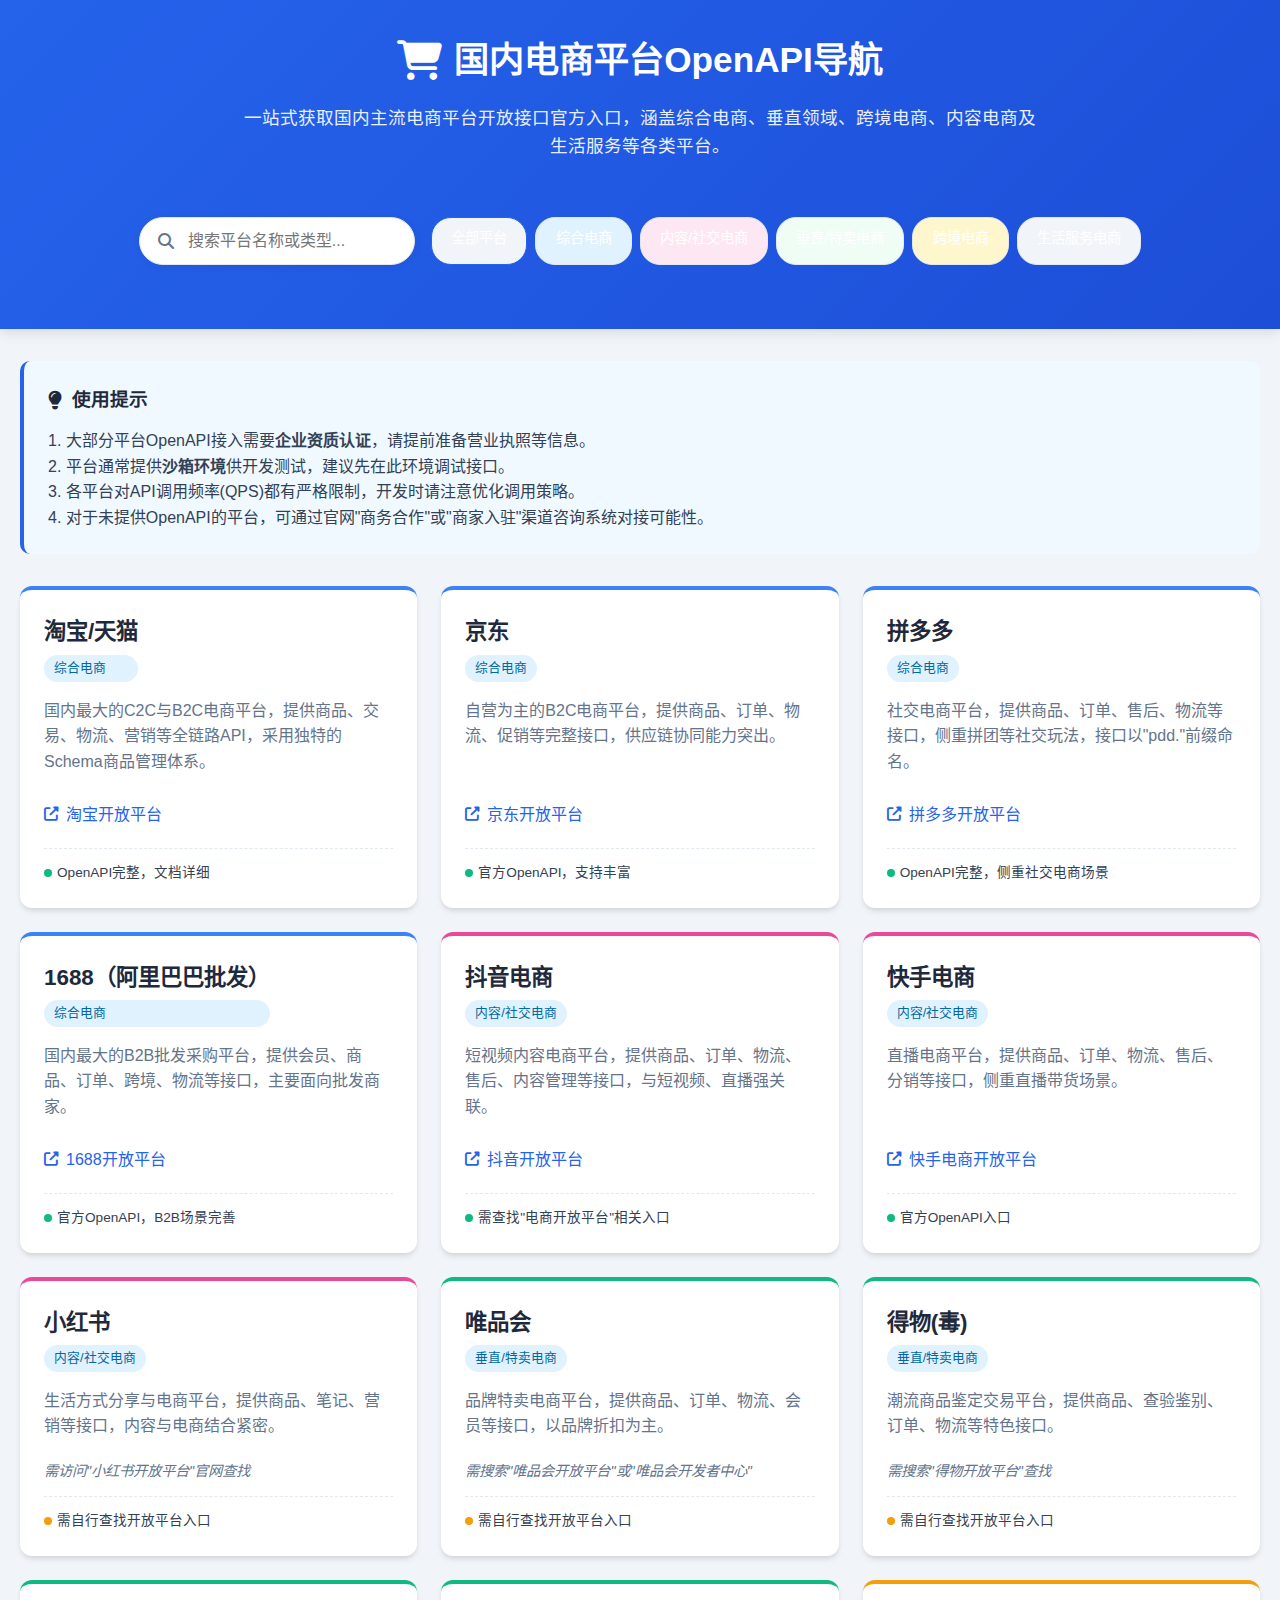
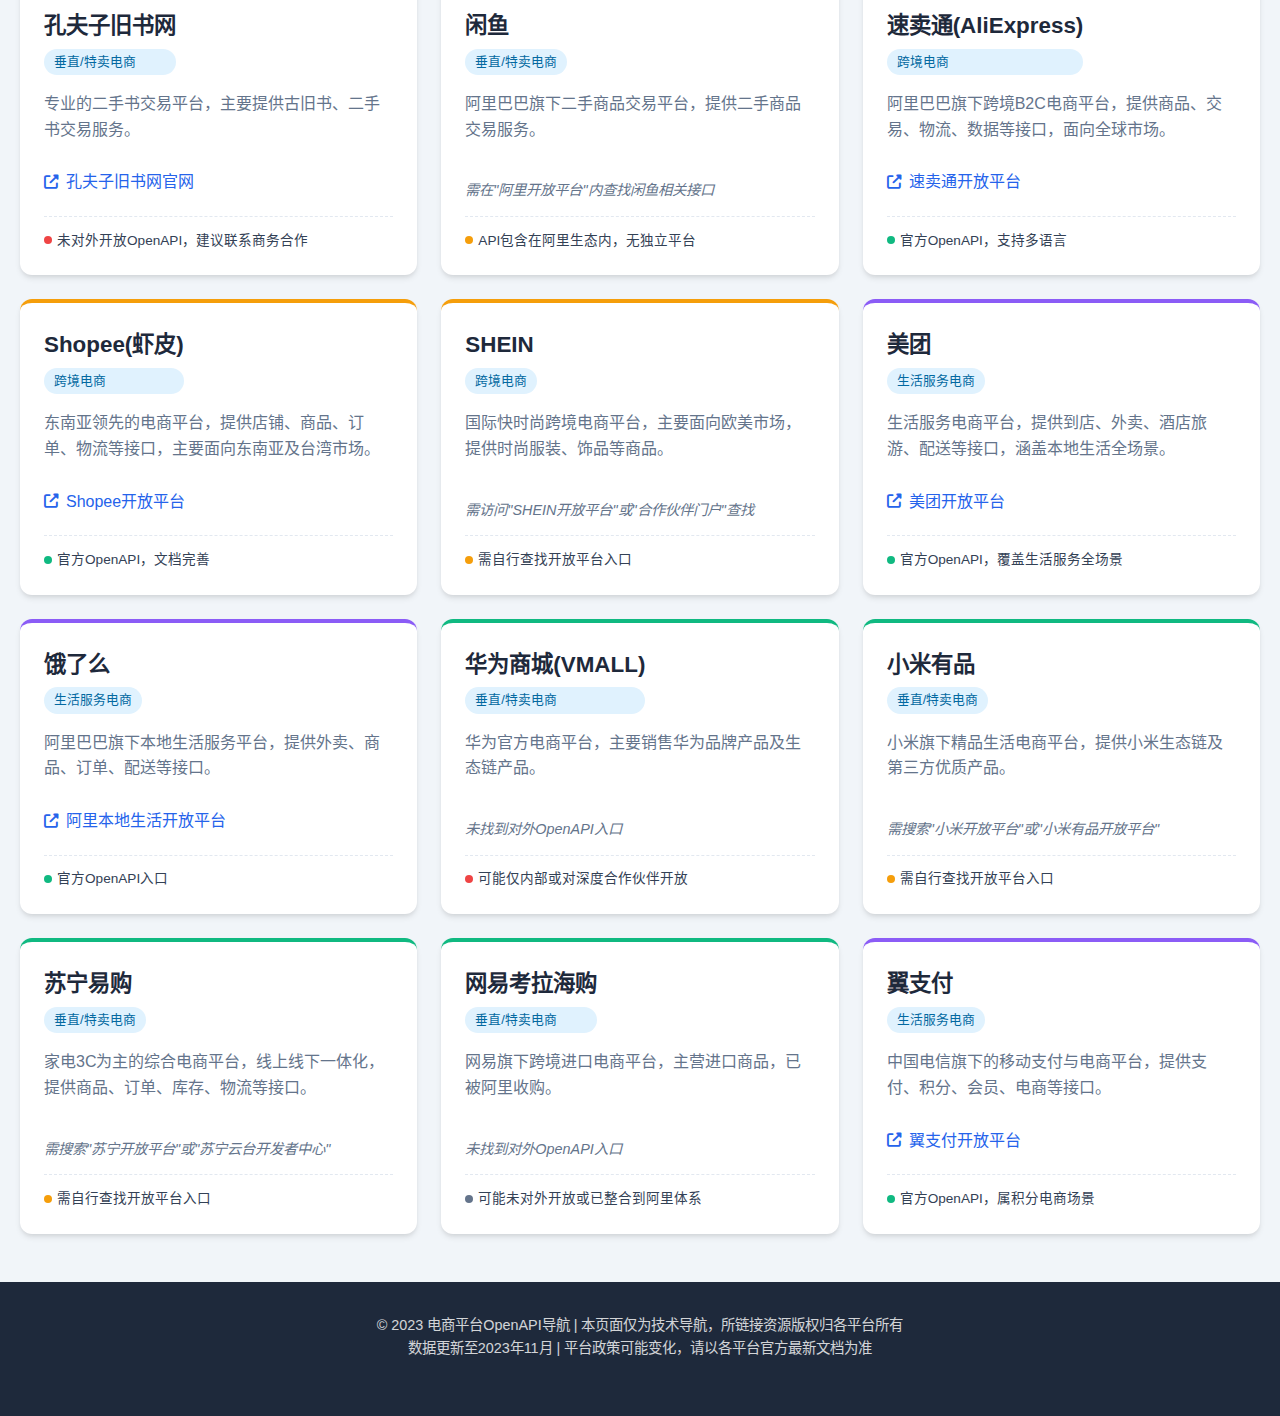
<file: eshope.html>
<!DOCTYPE html>
<html lang="zh-CN">
<head>
    <meta charset="UTF-8">
    <meta name="viewport" content="width=device-width, initial-scale=1.0">
    <title>国内电商平台OpenAPI导航大全</title>
    <link rel="stylesheet" href="https://cdnjs.cloudflare.com/ajax/libs/font-awesome/6.4.0/css/all.min.css">
    <style>
        :root {
            --primary-color: #2563eb;
            --secondary-color: #3b82f6;
            --success-color: #10b981;
            --warning-color: #f59e0b;
            --danger-color: #ef4444;
            --dark-color: #1e293b;
            --light-color: #f8fafc;
            --gray-color: #64748b;
            --border-color: #e2e8f0;
            --card-shadow: 0 4px 6px -1px rgba(0, 0, 0, 0.1), 0 2px 4px -1px rgba(0, 0, 0, 0.06);
            --hover-shadow: 0 10px 15px -3px rgba(0, 0, 0, 0.1), 0 4px 6px -2px rgba(0, 0, 0, 0.05);
        }
        
        * {
            margin: 0;
            padding: 0;
            box-sizing: border-box;
            font-family: 'Segoe UI', 'Microsoft YaHei', sans-serif;
        }
        
        body {
            background-color: #f1f5f9;
            color: #334155;
            line-height: 1.6;
            min-height: 100vh;
        }
        
        .container {
            max-width: 1400px;
            margin: 0 auto;
            padding: 0 20px;
        }
        
        /* 头部样式 */
        header {
            background: linear-gradient(135deg, var(--primary-color), #1d4ed8);
            color: white;
            padding: 2rem 0;
            box-shadow: 0 4px 12px rgba(0, 0, 0, 0.1);
        }
        
        .header-content {
            display: flex;
            flex-direction: column;
            align-items: center;
            text-align: center;
        }
        
        .logo {
            display: flex;
            align-items: center;
            gap: 12px;
            margin-bottom: 1rem;
        }
        
        .logo i {
            font-size: 2.5rem;
        }
        
        .logo h1 {
            font-size: 2.2rem;
            font-weight: 700;
        }
        
        .tagline {
            font-size: 1.1rem;
            opacity: 0.9;
            max-width: 800px;
            margin-bottom: 1.5rem;
        }
        
        /* 搜索与筛选区域 */
        .controls {
            display: flex;
            flex-wrap: wrap;
            gap: 1rem;
            justify-content: center;
            margin: 2rem 0;
        }
        
        .search-box {
            flex-grow: 1;
            max-width: 500px;
            position: relative;
        }
        
        .search-box input {
            width: 100%;
            padding: 0.9rem 1.2rem 0.9rem 3rem;
            border: 1px solid var(--border-color);
            border-radius: 30px;
            font-size: 1rem;
            box-shadow: 0 2px 8px rgba(0, 0, 0, 0.05);
            transition: all 0.3s;
        }
        
        .search-box input:focus {
            outline: none;
            border-color: var(--primary-color);
            box-shadow: 0 4px 12px rgba(37, 99, 235, 0.15);
        }
        
        .search-icon {
            position: absolute;
            left: 1.2rem;
            top: 50%;
            transform: translateY(-50%);
            color: var(--gray-color);
        }
        
        .filter-tabs {
            display: flex;
            flex-wrap: wrap;
            gap: 0.5rem;
            justify-content: center;
        }
        
        .filter-tab {
            padding: 0.6rem 1.2rem;
            background-color: white;
            border: 1px solid var(--border-color);
            border-radius: 20px;
            cursor: pointer;
            transition: all 0.2s;
            font-size: 0.9rem;
            font-weight: 500;
        }
        
        .filter-tab:hover {
            border-color: var(--primary-color);
            color: var(--primary-color);
        }
        
        .filter-tab.active {
            background-color: var(--primary-color);
            color: white;
            border-color: var(--primary-color);
        }
        
        .filter-tab.type-all { background-color: #f1f5f9; }
        .filter-tab.type-comprehensive { background-color: #e0f2fe; }
        .filter-tab.type-content { background-color: #fce7f3; }
        .filter-tab.type-vertical { background-color: #f0fdf4; }
        .filter-tab.type-crossborder { background-color: #fef7cd; }
        .filter-tab.type-service { background-color: #f1f5f9; }
        
        /* 平台卡片区域 */
        .platforms-container {
            display: grid;
            grid-template-columns: repeat(auto-fill, minmax(350px, 1fr));
            gap: 1.5rem;
            margin-bottom: 3rem;
        }
        
        .platform-card {
            background-color: white;
            border-radius: 12px;
            padding: 1.5rem;
            box-shadow: var(--card-shadow);
            transition: all 0.3s ease;
            border-top: 4px solid var(--primary-color);
            display: flex;
            flex-direction: column;
            height: 100%;
        }
        
        .platform-card:hover {
            transform: translateY(-5px);
            box-shadow: var(--hover-shadow);
        }
        
        .platform-card.comprehensive { border-top-color: #3b82f6; }
        .platform-card.content { border-top-color: #ec4899; }
        .platform-card.vertical { border-top-color: #10b981; }
        .platform-card.crossborder { border-top-color: #f59e0b; }
        .platform-card.service { border-top-color: #8b5cf6; }
        
        .platform-header {
            display: flex;
            align-items: flex-start;
            justify-content: space-between;
            margin-bottom: 1rem;
        }
        
        .platform-name {
            font-size: 1.4rem;
            font-weight: 700;
            color: var(--dark-color);
            margin-bottom: 0.3rem;
        }
        
        .platform-type {
            font-size: 0.8rem;
            background-color: #e0f2fe;
            color: #0369a1;
            padding: 3px 10px;
            border-radius: 20px;
            font-weight: 500;
        }
        
        .platform-description {
            color: var(--gray-color);
            margin-bottom: 1.2rem;
            flex-grow: 1;
        }
        
        .platform-links {
            margin-top: auto;
        }
        
        .api-link {
            display: inline-flex;
            align-items: center;
            gap: 8px;
            color: var(--primary-color);
            text-decoration: none;
            font-weight: 500;
            padding: 0.5rem 0;
            transition: all 0.2s;
        }
        
        .api-link:hover {
            color: #1d4ed8;
            gap: 10px;
        }
        
        .api-link i {
            font-size: 0.9rem;
        }
        
        .no-api {
            color: var(--gray-color);
            font-style: italic;
            font-size: 0.9rem;
        }
        
        .platform-status {
            display: flex;
            align-items: center;
            gap: 5px;
            font-size: 0.85rem;
            margin-top: 0.8rem;
            padding-top: 0.8rem;
            border-top: 1px dashed var(--border-color);
        }
        
        .status-icon {
            width: 8px;
            height: 8px;
            border-radius: 50%;
        }
        
        .status-icon.available { background-color: var(--success-color); }
        .status-icon.partial { background-color: var(--warning-color); }
        .status-icon.unknown { background-color: var(--gray-color); }
        .status-icon.none { background-color: var(--danger-color); }
        
        /* 页脚 */
        footer {
            background-color: var(--dark-color);
            color: white;
            padding: 2rem 0;
            margin-top: 3rem;
        }
        
        .footer-content {
            display: flex;
            flex-direction: column;
            align-items: center;
            text-align: center;
        }
        
        .copyright {
            opacity: 0.8;
            font-size: 0.9rem;
            margin-bottom: 1.5rem;
        }
        
        .usage-tips {
            background-color: #f0f9ff;
            border-radius: 10px;
            padding: 1.5rem;
            margin: 2rem 0;
            border-left: 4px solid var(--primary-color);
        }
        
        .usage-tips h3 {
            color: var(--dark-color);
            margin-bottom: 0.8rem;
            display: flex;
            align-items: center;
            gap: 10px;
        }
        
        /* 响应式设计 */
        @media (max-width: 768px) {
            .platforms-container {
                grid-template-columns: repeat(auto-fill, minmax(300px, 1fr));
            }
            
            .controls {
                flex-direction: column;
                align-items: center;
            }
            
            .search-box {
                max-width: 100%;
            }
            
            .logo h1 {
                font-size: 1.8rem;
            }
        }
        
        @media (max-width: 480px) {
            .platforms-container {
                grid-template-columns: 1fr;
            }
            
            .logo h1 {
                font-size: 1.5rem;
            }
        }
    </style>
</head>
<body>
    <header>
        <div class="container">
            <div class="header-content">
                <div class="logo">
                    <i class="fas fa-shopping-cart"></i>
                    <h1>国内电商平台OpenAPI导航</h1>
                </div>
                <p class="tagline">一站式获取国内主流电商平台开放接口官方入口，涵盖综合电商、垂直领域、跨境电商、内容电商及生活服务等各类平台。</p>
                
                <div class="controls">
                    <div class="search-box">
                        <i class="fas fa-search search-icon"></i>
                        <input type="text" id="searchInput" placeholder="搜索平台名称或类型...">
                    </div>
                    
                    <div class="filter-tabs" id="filterTabs">
                        <div class="filter-tab type-all active" data-filter="all">全部平台</div>
                        <div class="filter-tab type-comprehensive" data-filter="comprehensive">综合电商</div>
                        <div class="filter-tab type-content" data-filter="content">内容/社交电商</div>
                        <div class="filter-tab type-vertical" data-filter="vertical">垂直/特卖电商</div>
                        <div class="filter-tab type-crossborder" data-filter="crossborder">跨境电商</div>
                        <div class="filter-tab type-service" data-filter="service">生活服务电商</div>
                    </div>
                </div>
            </div>
        </div>
    </header>
    
    <main class="container">
        <div class="usage-tips">
            <h3><i class="fas fa-lightbulb"></i> 使用提示</h3>
            <p>1. 大部分平台OpenAPI接入需要<strong>企业资质认证</strong>，请提前准备营业执照等信息。</p>
            <p>2. 平台通常提供<strong>沙箱环境</strong>供开发测试，建议先在此环境调试接口。</p>
            <p>3. 各平台对API调用频率(QPS)都有严格限制，开发时请注意优化调用策略。</p>
            <p>4. 对于未提供OpenAPI的平台，可通过官网"商务合作"或"商家入驻"渠道咨询系统对接可能性。</p>
        </div>
        
        <div class="platforms-container" id="platformsContainer">
            <!-- 综合电商平台 -->
            <div class="platform-card comprehensive" data-type="comprehensive" data-name="淘宝/天猫">
                <div class="platform-header">
                    <div>
                        <div class="platform-name">淘宝/天猫</div>
                        <div class="platform-type">综合电商</div>
                    </div>
                </div>
                <p class="platform-description">国内最大的C2C与B2C电商平台，提供商品、交易、物流、营销等全链路API，采用独特的Schema商品管理体系。</p>
                <div class="platform-links">
                    <a href="https://open.taobao.com/doc.htm" target="_blank" class="api-link">
                        <i class="fas fa-external-link-alt"></i> 淘宝开放平台
                    </a>
                </div>
                <div class="platform-status">
                    <span class="status-icon available"></span>
                    <span>OpenAPI完整，文档详细</span>
                </div>
            </div>
            
            <div class="platform-card comprehensive" data-type="comprehensive" data-name="京东">
                <div class="platform-header">
                    <div>
                        <div class="platform-name">京东</div>
                        <div class="platform-type">综合电商</div>
                    </div>
                </div>
                <p class="platform-description">自营为主的B2C电商平台，提供商品、订单、物流、促销等完整接口，供应链协同能力突出。</p>
                <div class="platform-links">
                    <a href="https://open.jd.com/" target="_blank" class="api-link">
                        <i class="fas fa-external-link-alt"></i> 京东开放平台
                    </a>
                </div>
                <div class="platform-status">
                    <span class="status-icon available"></span>
                    <span>官方OpenAPI，支持丰富</span>
                </div>
            </div>
            
            <div class="platform-card comprehensive" data-type="comprehensive" data-name="拼多多">
                <div class="platform-header">
                    <div>
                        <div class="platform-name">拼多多</div>
                        <div class="platform-type">综合电商</div>
                    </div>
                </div>
                <p class="platform-description">社交电商平台，提供商品、订单、售后、物流等接口，侧重拼团等社交玩法，接口以"pdd."前缀命名。</p>
                <div class="platform-links">
                    <a href="https://open.pinduoduo.com/" target="_blank" class="api-link">
                        <i class="fas fa-external-link-alt"></i> 拼多多开放平台
                    </a>
                </div>
                <div class="platform-status">
                    <span class="status-icon available"></span>
                    <span>OpenAPI完整，侧重社交电商场景</span>
                </div>
            </div>
            
            <div class="platform-card comprehensive" data-type="comprehensive" data-name="1688阿里巴巴批发">
                <div class="platform-header">
                    <div>
                        <div class="platform-name">1688（阿里巴巴批发）</div>
                        <div class="platform-type">综合电商</div>
                    </div>
                </div>
                <p class="platform-description">国内最大的B2B批发采购平台，提供会员、商品、订单、跨境、物流等接口，主要面向批发商家。</p>
                <div class="platform-links">
                    <a href="https://open.1688.com/" target="_blank" class="api-link">
                        <i class="fas fa-external-link-alt"></i> 1688开放平台
                    </a>
                </div>
                <div class="platform-status">
                    <span class="status-icon available"></span>
                    <span>官方OpenAPI，B2B场景完善</span>
                </div>
            </div>
            
            <!-- 内容/社交电商 -->
            <div class="platform-card content" data-type="content" data-name="抖音电商">
                <div class="platform-header">
                    <div>
                        <div class="platform-name">抖音电商</div>
                        <div class="platform-type">内容/社交电商</div>
                    </div>
                </div>
                <p class="platform-description">短视频内容电商平台，提供商品、订单、物流、售后、内容管理等接口，与短视频、直播强关联。</p>
                <div class="platform-links">
                    <a href="https://developer.open-douyin.com/" target="_blank" class="api-link">
                        <i class="fas fa-external-link-alt"></i> 抖音开放平台
                    </a>
                </div>
                <div class="platform-status">
                    <span class="status-icon available"></span>
                    <span>需查找"电商开放平台"相关入口</span>
                </div>
            </div>
            
            <div class="platform-card content" data-type="content" data-name="快手电商">
                <div class="platform-header">
                    <div>
                        <div class="platform-name">快手电商</div>
                        <div class="platform-type">内容/社交电商</div>
                    </div>
                </div>
                <p class="platform-description">直播电商平台，提供商品、订单、物流、售后、分销等接口，侧重直播带货场景。</p>
                <div class="platform-links">
                    <a href="https://open.kwaixiaodian.com/" target="_blank" class="api-link">
                        <i class="fas fa-external-link-alt"></i> 快手电商开放平台
                    </a>
                </div>
                <div class="platform-status">
                    <span class="status-icon available"></span>
                    <span>官方OpenAPI入口</span>
                </div>
            </div>
            
            <div class="platform-card content" data-type="content" data-name="小红书">
                <div class="platform-header">
                    <div>
                        <div class="platform-name">小红书</div>
                        <div class="platform-type">内容/社交电商</div>
                    </div>
                </div>
                <p class="platform-description">生活方式分享与电商平台，提供商品、笔记、营销等接口，内容与电商结合紧密。</p>
                <div class="platform-links">
                    <span class="no-api">需访问"小红书开放平台"官网查找</span>
                </div>
                <div class="platform-status">
                    <span class="status-icon partial"></span>
                    <span>需自行查找开放平台入口</span>
                </div>
            </div>
            
            <!-- 垂直/特卖电商 -->
            <div class="platform-card vertical" data-type="vertical" data-name="唯品会">
                <div class="platform-header">
                    <div>
                        <div class="platform-name">唯品会</div>
                        <div class="platform-type">垂直/特卖电商</div>
                    </div>
                </div>
                <p class="platform-description">品牌特卖电商平台，提供商品、订单、物流、会员等接口，以品牌折扣为主。</p>
                <div class="platform-links">
                    <span class="no-api">需搜索"唯品会开放平台"或"唯品会开发者中心"</span>
                </div>
                <div class="platform-status">
                    <span class="status-icon partial"></span>
                    <span>需自行查找开放平台入口</span>
                </div>
            </div>
            
            <div class="platform-card vertical" data-type="vertical" data-name="得物(毒)">
                <div class="platform-header">
                    <div>
                        <div class="platform-name">得物(毒)</div>
                        <div class="platform-type">垂直/特卖电商</div>
                    </div>
                </div>
                <p class="platform-description">潮流商品鉴定交易平台，提供商品、查验鉴别、订单、物流等特色接口。</p>
                <div class="platform-links">
                    <span class="no-api">需搜索"得物开放平台"查找</span>
                </div>
                <div class="platform-status">
                    <span class="status-icon partial"></span>
                    <span>需自行查找开放平台入口</span>
                </div>
            </div>
            
            <div class="platform-card vertical" data-type="vertical" data-name="孔夫子旧书网">
                <div class="platform-header">
                    <div>
                        <div class="platform-name">孔夫子旧书网</div>
                        <div class="platform-type">垂直/特卖电商</div>
                    </div>
                </div>
                <p class="platform-description">专业的二手书交易平台，主要提供古旧书、二手书交易服务。</p>
                <div class="platform-links">
                    <a href="https://www.kongfz.com" target="_blank" class="api-link">
                        <i class="fas fa-external-link-alt"></i> 孔夫子旧书网官网
                    </a>
                </div>
                <div class="platform-status">
                    <span class="status-icon none"></span>
                    <span>未对外开放OpenAPI，建议联系商务合作</span>
                </div>
            </div>
            
            <div class="platform-card vertical" data-type="vertical" data-name="闲鱼">
                <div class="platform-header">
                    <div>
                        <div class="platform-name">闲鱼</div>
                        <div class="platform-type">垂直/特卖电商</div>
                    </div>
                </div>
                <p class="platform-description">阿里巴巴旗下二手商品交易平台，提供二手商品交易服务。</p>
                <div class="platform-links">
                    <span class="no-api">需在"阿里开放平台"内查找闲鱼相关接口</span>
                </div>
                <div class="platform-status">
                    <span class="status-icon partial"></span>
                    <span>API包含在阿里生态内，无独立平台</span>
                </div>
            </div>
            
            <!-- 跨境电商 -->
            <div class="platform-card crossborder" data-type="crossborder" data-name="速卖通(AliExpress)">
                <div class="platform-header">
                    <div>
                        <div class="platform-name">速卖通(AliExpress)</div>
                        <div class="platform-type">跨境电商</div>
                    </div>
                </div>
                <p class="platform-description">阿里巴巴旗下跨境B2C电商平台，提供商品、交易、物流、数据等接口，面向全球市场。</p>
                <div class="platform-links">
                    <a href="https://develop.aliexpress.com/" target="_blank" class="api-link">
                        <i class="fas fa-external-link-alt"></i> 速卖通开放平台
                    </a>
                </div>
                <div class="platform-status">
                    <span class="status-icon available"></span>
                    <span>官方OpenAPI，支持多语言</span>
                </div>
            </div>
            
            <div class="platform-card crossborder" data-type="crossborder" data-name="Shopee(虾皮)">
                <div class="platform-header">
                    <div>
                        <div class="platform-name">Shopee(虾皮)</div>
                        <div class="platform-type">跨境电商</div>
                    </div>
                </div>
                <p class="platform-description">东南亚领先的电商平台，提供店铺、商品、订单、物流等接口，主要面向东南亚及台湾市场。</p>
                <div class="platform-links">
                    <a href="https://open.shopee.com/" target="_blank" class="api-link">
                        <i class="fas fa-external-link-alt"></i> Shopee开放平台
                    </a>
                </div>
                <div class="platform-status">
                    <span class="status-icon available"></span>
                    <span>官方OpenAPI，文档完善</span>
                </div>
            </div>
            
            <div class="platform-card crossborder" data-type="crossborder" data-name="SHEIN">
                <div class="platform-header">
                    <div>
                        <div class="platform-name">SHEIN</div>
                        <div class="platform-type">跨境电商</div>
                    </div>
                </div>
                <p class="platform-description">国际快时尚跨境电商平台，主要面向欧美市场，提供时尚服装、饰品等商品。</p>
                <div class="platform-links">
                    <span class="no-api">需访问"SHEIN开放平台"或"合作伙伴门户"查找</span>
                </div>
                <div class="platform-status">
                    <span class="status-icon partial"></span>
                    <span>需自行查找开放平台入口</span>
                </div>
            </div>
            
            <!-- 生活服务电商 -->
            <div class="platform-card service" data-type="service" data-name="美团">
                <div class="platform-header">
                    <div>
                        <div class="platform-name">美团</div>
                        <div class="platform-type">生活服务电商</div>
                    </div>
                </div>
                <p class="platform-description">生活服务电商平台，提供到店、外卖、酒店旅游、配送等接口，涵盖本地生活全场景。</p>
                <div class="platform-links">
                    <a href="https://open.meituan.com/" target="_blank" class="api-link">
                        <i class="fas fa-external-link-alt"></i> 美团开放平台
                    </a>
                </div>
                <div class="platform-status">
                    <span class="status-icon available"></span>
                    <span>官方OpenAPI，覆盖生活服务全场景</span>
                </div>
            </div>
            
            <div class="platform-card service" data-type="service" data-name="饿了么">
                <div class="platform-header">
                    <div>
                        <div class="platform-name">饿了么</div>
                        <div class="platform-type">生活服务电商</div>
                    </div>
                </div>
                <p class="platform-description">阿里巴巴旗下本地生活服务平台，提供外卖、商品、订单、配送等接口。</p>
                <div class="platform-links">
                    <a href="https://open.alipay.com/platform/home.htm" target="_blank" class="api-link">
                        <i class="fas fa-external-link-alt"></i> 阿里本地生活开放平台
                    </a>
                </div>
                <div class="platform-status">
                    <span class="status-icon available"></span>
                    <span>官方OpenAPI入口</span>
                </div>
            </div>
            
            <!-- 其他平台 -->
            <div class="platform-card vertical" data-type="vertical" data-name="华为商城(VMALL)">
                <div class="platform-header">
                    <div>
                        <div class="platform-name">华为商城(VMALL)</div>
                        <div class="platform-type">垂直/特卖电商</div>
                    </div>
                </div>
                <p class="platform-description">华为官方电商平台，主要销售华为品牌产品及生态链产品。</p>
                <div class="platform-links">
                    <span class="no-api">未找到对外OpenAPI入口</span>
                </div>
                <div class="platform-status">
                    <span class="status-icon none"></span>
                    <span>可能仅内部或对深度合作伙伴开放</span>
                </div>
            </div>
            
            <div class="platform-card vertical" data-type="vertical" data-name="小米有品">
                <div class="platform-header">
                    <div>
                        <div class="platform-name">小米有品</div>
                        <div class="platform-type">垂直/特卖电商</div>
                    </div>
                </div>
                <p class="platform-description">小米旗下精品生活电商平台，提供小米生态链及第三方优质产品。</p>
                <div class="platform-links">
                    <span class="no-api">需搜索"小米开放平台"或"小米有品开放平台"</span>
                </div>
                <div class="platform-status">
                    <span class="status-icon partial"></span>
                    <span>需自行查找开放平台入口</span>
                </div>
            </div>
            
            <div class="platform-card vertical" data-type="vertical" data-name="苏宁易购">
                <div class="platform-header">
                    <div>
                        <div class="platform-name">苏宁易购</div>
                        <div class="platform-type">垂直/特卖电商</div>
                    </div>
                </div>
                <p class="platform-description">家电3C为主的综合电商平台，线上线下一体化，提供商品、订单、库存、物流等接口。</p>
                <div class="platform-links">
                    <span class="no-api">需搜索"苏宁开放平台"或"苏宁云台开发者中心"</span>
                </div>
                <div class="platform-status">
                    <span class="status-icon partial"></span>
                    <span>需自行查找开放平台入口</span>
                </div>
            </div>
            
            <div class="platform-card vertical" data-type="vertical" data-name="网易考拉海购">
                <div class="platform-header">
                    <div>
                        <div class="platform-name">网易考拉海购</div>
                        <div class="platform-type">垂直/特卖电商</div>
                    </div>
                </div>
                <p class="platform-description">网易旗下跨境进口电商平台，主营进口商品，已被阿里收购。</p>
                <div class="platform-links">
                    <span class="no-api">未找到对外OpenAPI入口</span>
                </div>
                <div class="platform-status">
                    <span class="status-icon unknown"></span>
                    <span>可能未对外开放或已整合到阿里体系</span>
                </div>
            </div>
            
            <div class="platform-card service" data-type="service" data-name="翼支付">
                <div class="platform-header">
                    <div>
                        <div class="platform-name">翼支付</div>
                        <div class="platform-type">生活服务电商</div>
                    </div>
                </div>
                <p class="platform-description">中国电信旗下的移动支付与电商平台，提供支付、积分、会员、电商等接口。</p>
                <div class="platform-links">
                    <a href="https://open.bestpay.com.cn/" target="_blank" class="api-link">
                        <i class="fas fa-external-link-alt"></i> 翼支付开放平台
                    </a>
                </div>
                <div class="platform-status">
                    <span class="status-icon available"></span>
                    <span>官方OpenAPI，属积分电商场景</span>
                </div>
            </div>
        </div>
    </main>
    
    <footer>
        <div class="container">
            <div class="footer-content">
                <div class="copyright">
                    <p>&copy; 2023 电商平台OpenAPI导航 | 本页面仅为技术导航，所链接资源版权归各平台所有</p>
                    <p>数据更新至2023年11月 | 平台政策可能变化，请以各平台官方最新文档为准</p>
                </div>
            </div>
        </div>
    </footer>

    <script>
        document.addEventListener('DOMContentLoaded', function() {
            const searchInput = document.getElementById('searchInput');
            const filterTabs = document.querySelectorAll('.filter-tab');
            const platformCards = document.querySelectorAll('.platform-card');
            
            // 搜索功能
            searchInput.addEventListener('input', function() {
                const searchTerm = this.value.toLowerCase().trim();
                filterPlatforms(searchTerm);
            });
            
            // 筛选标签功能
            filterTabs.forEach(tab => {
                tab.addEventListener('click', function() {
                    // 移除所有active类
                    filterTabs.forEach(t => t.classList.remove('active'));
                    // 给当前点击的标签添加active类
                    this.classList.add('active');
                    
                    const filter = this.getAttribute('data-filter');
                    filterPlatforms(searchInput.value.toLowerCase().trim(), filter);
                });
            });
            
            function filterPlatforms(searchTerm = '', filterType = 'all') {
                platformCards.forEach(card => {
                    const cardName = card.getAttribute('data-name').toLowerCase();
                    const cardType = card.getAttribute('data-type');
                    
                    let matchesSearch = true;
                    let matchesFilter = true;
                    
                    // 检查是否匹配搜索词
                    if (searchTerm) {
                        matchesSearch = cardName.includes(searchTerm);
                    }
                    
                    // 检查是否匹配筛选类型
                    if (filterType !== 'all') {
                        matchesFilter = cardType === filterType;
                    }
                    
                    // 显示或隐藏卡片
                    if (matchesSearch && matchesFilter) {
                        card.style.display = 'flex';
                        // 添加淡入动画
                        card.style.animation = 'fadeIn 0.5s ease forwards';
                    } else {
                        card.style.display = 'none';
                    }
                });
                
                // 如果没有匹配结果，显示提示
                const visibleCards = document.querySelectorAll('.platform-card[style*="display: flex"]');
                if (visibleCards.length === 0) {
                    // 可以在这里添加"无结果"提示
                }
            }
            
            // 为所有外部链接添加target="_blank"
            document.querySelectorAll('a[href^="http"]').forEach(link => {
                link.setAttribute('target', '_blank');
                link.setAttribute('rel', 'noopener noreferrer');
            });
            
            // 添加淡入动画
            const style = document.createElement('style');
            style.textContent = `
                @keyframes fadeIn {
                    from { opacity: 0; transform: translateY(10px); }
                    to { opacity: 1; transform: translateY(0); }
                }
            `;
            document.head.appendChild(style);
        });
    </script>
</body>
</html>
</file>
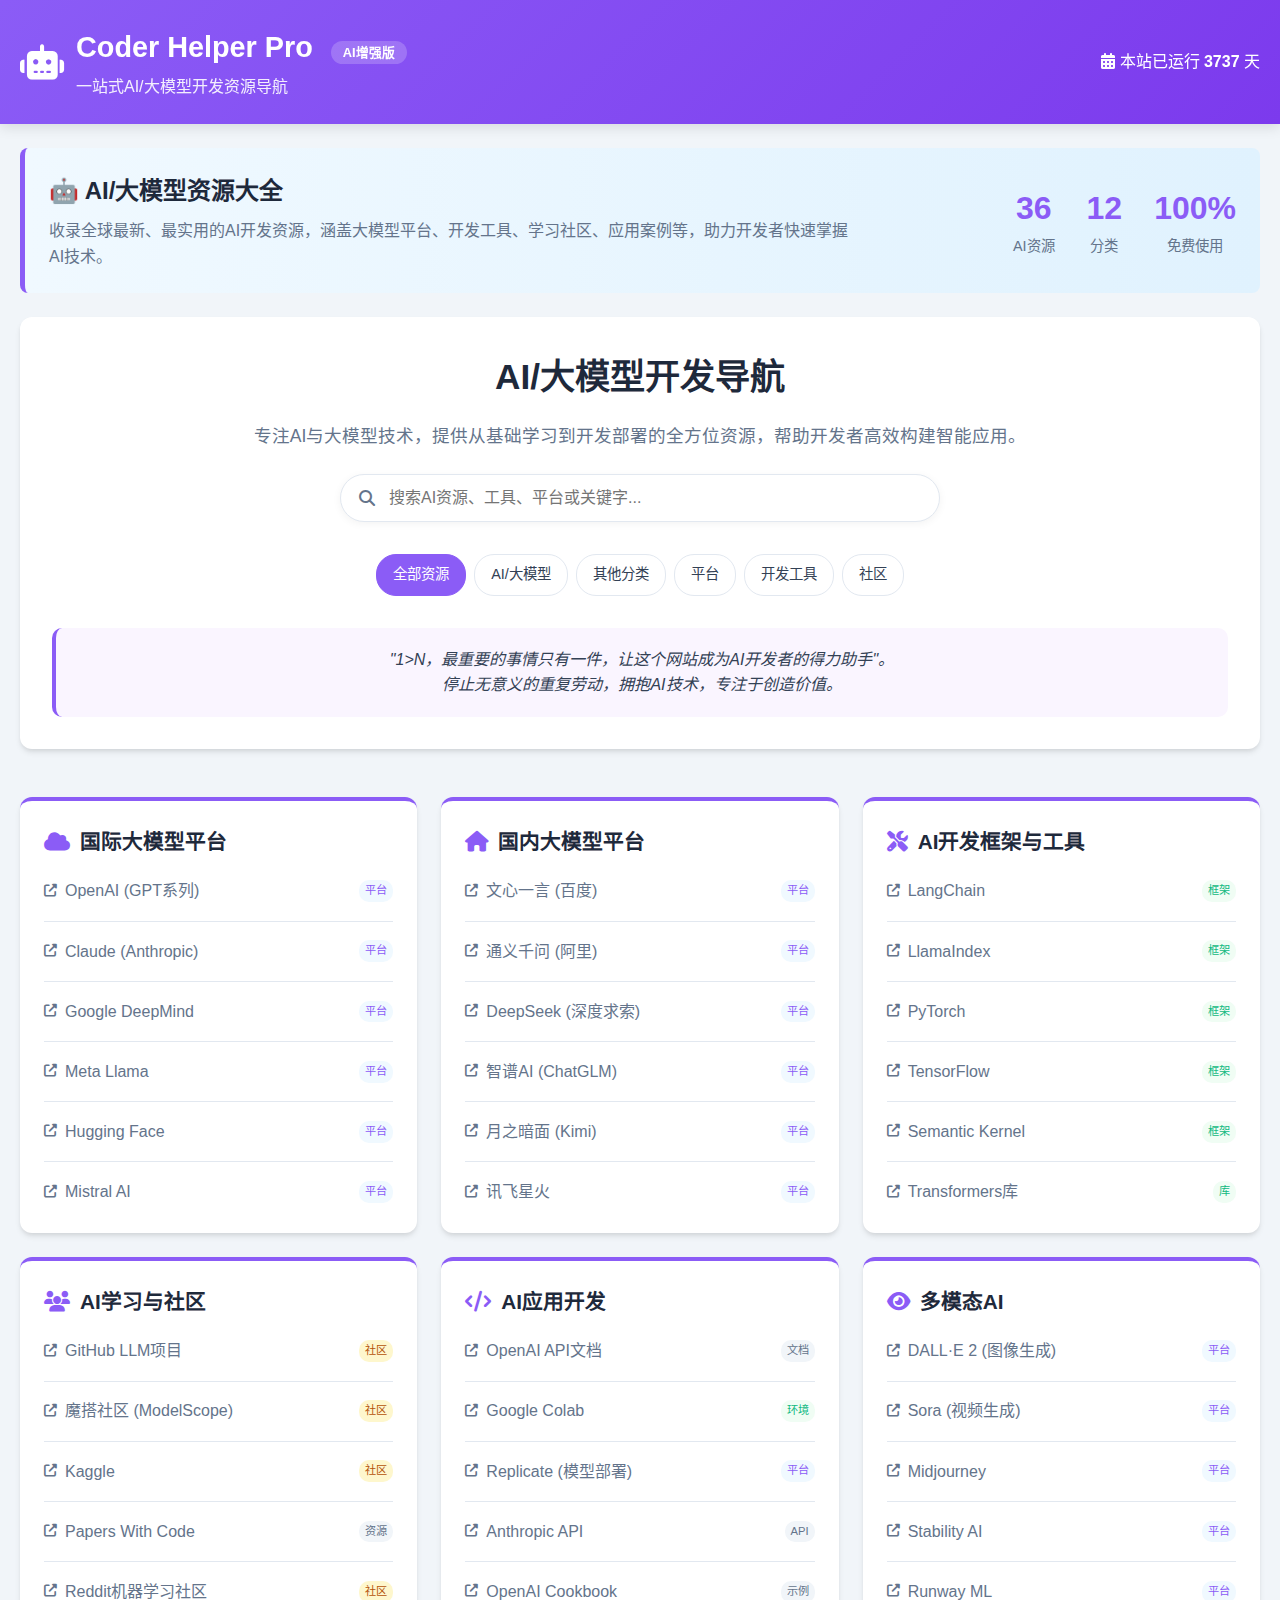
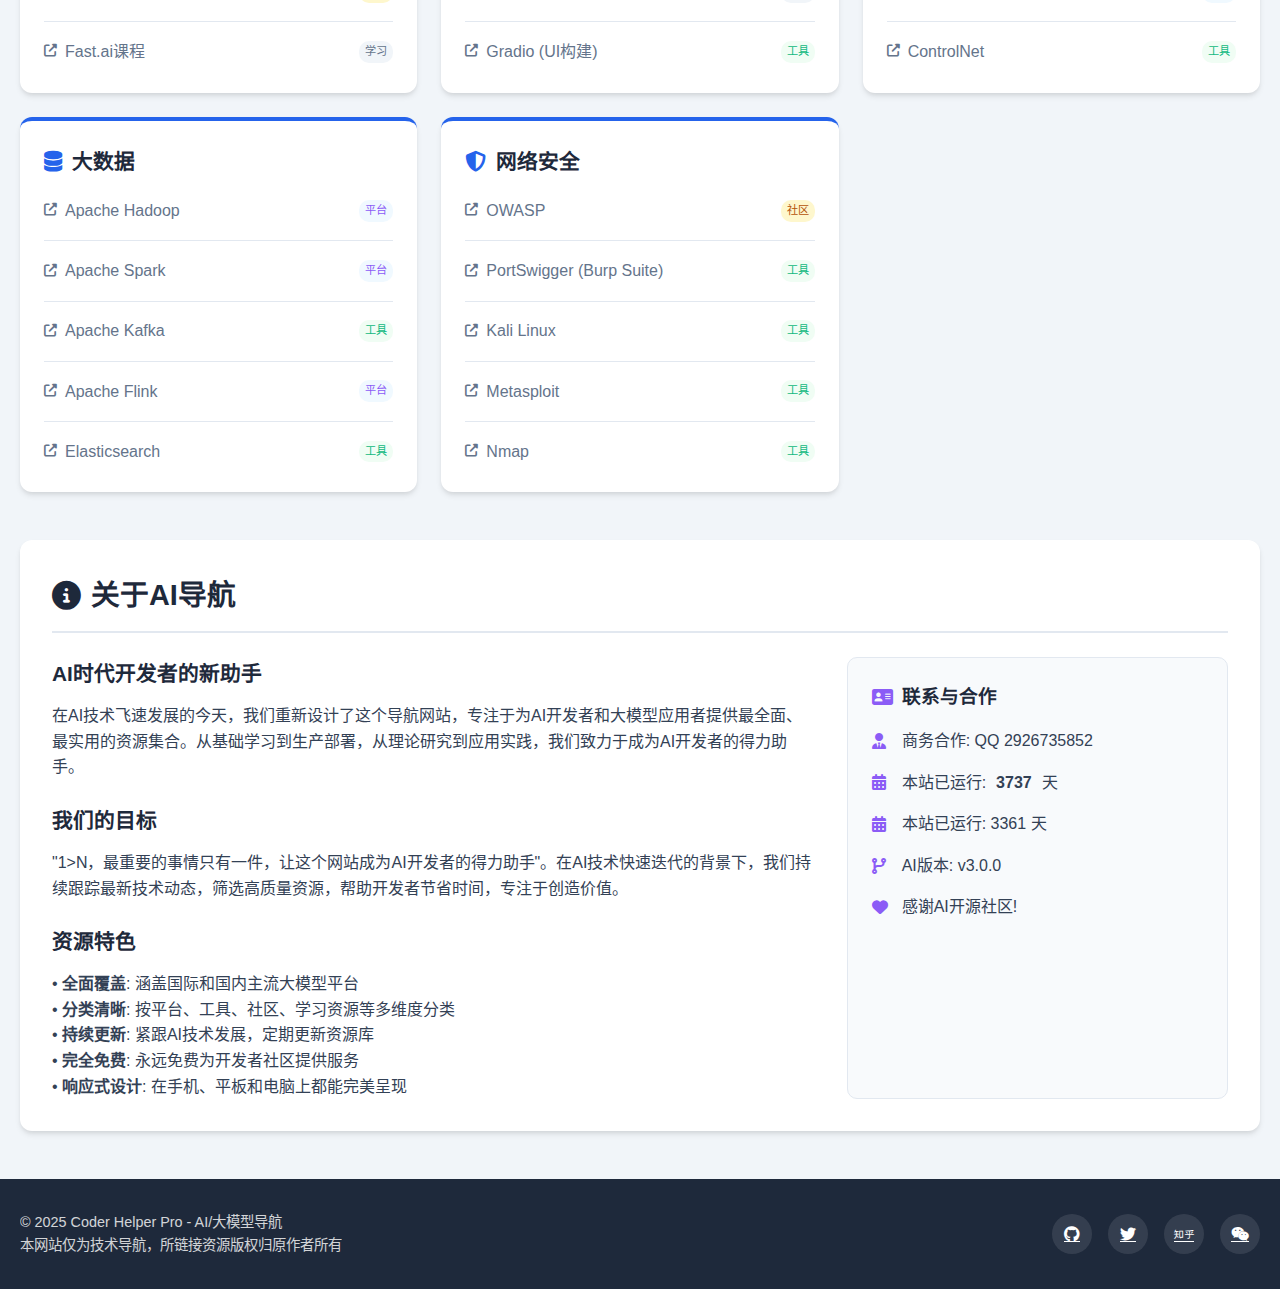
<file: llm.html>
<!DOCTYPE html>
<html lang="zh-CN">
<head>
    <meta charset="UTF-8">
    <meta name="viewport" content="width=device-width, initial-scale=1.0">
    <title>Coder Helper Pro | AI/大模型导航</title>
    <link rel="stylesheet" href="https://cdnjs.cloudflare.com/ajax/libs/font-awesome/6.4.0/css/all.min.css">
    <style>
        :root {
            --primary-color: #2563eb;
            --secondary-color: #3b82f6;
            --ai-color: #8b5cf6;
            --dark-color: #1e293b;
            --light-color: #f8fafc;
            --gray-color: #64748b;
            --border-color: #e2e8f0;
            --success-color: #10b981;
            --warning-color: #f59e0b;
            --card-shadow: 0 4px 6px -1px rgba(0, 0, 0, 0.1), 0 2px 4px -1px rgba(0, 0, 0, 0.06);
            --hover-shadow: 0 10px 15px -3px rgba(0, 0, 0, 0.1), 0 4px 6px -2px rgba(0, 0, 0, 0.05);
        }
        
        * {
            margin: 0;
            padding: 0;
            box-sizing: border-box;
            font-family: 'Segoe UI', 'Microsoft YaHei', sans-serif;
        }
        
        body {
            background-color: #f1f5f9;
            color: #334155;
            line-height: 1.6;
            min-height: 100vh;
        }
        
        .container {
            max-width: 1400px;
            margin: 0 auto;
            padding: 0 20px;
        }
        
        /* 头部样式 */
        header {
            background: linear-gradient(135deg, var(--ai-color), #7c3aed);
            color: white;
            padding: 1.5rem 0;
            box-shadow: 0 4px 12px rgba(0, 0, 0, 0.1);
            position: sticky;
            top: 0;
            z-index: 100;
        }
        
        .header-content {
            display: flex;
            justify-content: space-between;
            align-items: center;
        }
        
        .logo {
            display: flex;
            align-items: center;
            gap: 12px;
        }
        
        .logo i {
            font-size: 2.2rem;
        }
        
        .logo h1 {
            font-size: 1.8rem;
            font-weight: 700;
        }
        
        .tagline {
            font-size: 1rem;
            opacity: 0.9;
            margin-top: 4px;
        }
        
        .ai-badge {
            background-color: rgba(255, 255, 255, 0.2);
            padding: 4px 12px;
            border-radius: 20px;
            font-size: 0.8rem;
            margin-left: 10px;
        }
        
        /* AI专题横幅 */
        .ai-banner {
            background: linear-gradient(90deg, #f0f9ff, #e0f2fe);
            border-left: 5px solid var(--ai-color);
            padding: 1.5rem;
            margin: 1.5rem 0;
            border-radius: 8px;
            display: flex;
            align-items: center;
            justify-content: space-between;
        }
        
        .ai-banner-content h3 {
            color: var(--dark-color);
            font-size: 1.5rem;
            margin-bottom: 0.5rem;
        }
        
        .ai-banner-content p {
            color: var(--gray-color);
            max-width: 800px;
        }
        
        .ai-stats {
            display: flex;
            gap: 2rem;
        }
        
        .stat-item {
            text-align: center;
        }
        
        .stat-value {
            font-size: 2rem;
            font-weight: bold;
            color: var(--ai-color);
        }
        
        .stat-label {
            font-size: 0.9rem;
            color: var(--gray-color);
        }
        
        /* 主要内容区域 */
        main {
            padding: 2.5rem 0;
        }
        
        .hero {
            text-align: center;
            margin-bottom: 3rem;
            padding: 2rem;
            background-color: white;
            border-radius: 12px;
            box-shadow: var(--card-shadow);
        }
        
        .hero h2 {
            color: var(--dark-color);
            font-size: 2.2rem;
            margin-bottom: 1rem;
        }
        
        .hero p {
            color: var(--gray-color);
            font-size: 1.1rem;
            max-width: 800px;
            margin: 0 auto 1.5rem;
        }
        
        .philosophy {
            background-color: #faf5ff;
            padding: 1.2rem;
            border-radius: 10px;
            border-left: 4px solid var(--ai-color);
            margin-top: 1.5rem;
            font-style: italic;
        }
        
        /* 导航分类 */
        .categories {
            display: grid;
            grid-template-columns: repeat(auto-fill, minmax(300px, 1fr));
            gap: 1.5rem;
            margin-bottom: 3rem;
        }
        
        .category-card {
            background-color: white;
            border-radius: 12px;
            padding: 1.5rem;
            box-shadow: var(--card-shadow);
            transition: all 0.3s ease;
            border-top: 4px solid var(--ai-color);
        }
        
        .category-card.ai-card {
            border-top-color: var(--ai-color);
        }
        
        .category-card.other-card {
            border-top-color: var(--primary-color);
        }
        
        .category-card:hover {
            transform: translateY(-5px);
            box-shadow: var(--hover-shadow);
        }
        
        .category-card h3 {
            color: var(--dark-color);
            font-size: 1.3rem;
            margin-bottom: 1rem;
            display: flex;
            align-items: center;
            gap: 10px;
        }
        
        .category-card.ai-card h3 i {
            color: var(--ai-color);
        }
        
        .category-card.other-card h3 i {
            color: var(--primary-color);
        }
        
        .links-list {
            list-style: none;
        }
        
        .links-list li {
            margin-bottom: 0.8rem;
            padding-bottom: 0.8rem;
            border-bottom: 1px solid var(--border-color);
            position: relative;
        }
        
        .links-list li:last-child {
            margin-bottom: 0;
            padding-bottom: 0;
            border-bottom: none;
        }
        
        .links-list a {
            color: var(--gray-color);
            text-decoration: none;
            display: flex;
            align-items: center;
            justify-content: space-between;
            transition: all 0.2s;
            padding: 4px 0;
        }
        
        .links-list a:hover {
            color: var(--ai-color);
            padding-left: 5px;
        }
        
        .links-list a .link-text {
            display: flex;
            align-items: center;
            gap: 8px;
        }
        
        .links-list a i {
            font-size: 0.8rem;
        }
        
        .link-type {
            font-size: 0.7rem;
            background-color: #e0f2fe;
            color: #0369a1;
            padding: 2px 6px;
            border-radius: 10px;
            font-weight: 500;
        }
        
        .link-type.platform {
            background-color: #f0f9ff;
            color: var(--ai-color);
        }
        
        .link-type.tool {
            background-color: #f0fdf4;
            color: var(--success-color);
        }
        
        .link-type.community {
            background-color: #fef7cd;
            color: #b45309;
        }
        
        .link-type.resource {
            background-color: #f1f5f9;
            color: var(--gray-color);
        }
        
        /* 关于区域 */
        .about-section {
            background-color: white;
            border-radius: 12px;
            padding: 2rem;
            box-shadow: var(--card-shadow);
            margin-top: 2rem;
        }
        
        .about-section h2 {
            color: var(--dark-color);
            font-size: 1.8rem;
            margin-bottom: 1.5rem;
            padding-bottom: 0.8rem;
            border-bottom: 2px solid var(--border-color);
            display: flex;
            align-items: center;
            gap: 10px;
        }
        
        .about-content {
            display: grid;
            grid-template-columns: 2fr 1fr;
            gap: 2rem;
        }
        
        .about-text h3 {
            color: var(--dark-color);
            margin: 1.5rem 0 0.8rem;
            font-size: 1.3rem;
        }
        
        .about-text h3:first-child {
            margin-top: 0;
        }
        
        .contact-info {
            background-color: #f8fafc;
            padding: 1.5rem;
            border-radius: 10px;
            border: 1px solid var(--border-color);
        }
        
        .contact-info h3 {
            color: var(--dark-color);
            margin-bottom: 1rem;
            display: flex;
            align-items: center;
            gap: 10px;
        }
        
        .contact-info p {
            margin-bottom: 1rem;
            display: flex;
            align-items: center;
            gap: 10px;
        }
        
        .contact-info i {
            color: var(--ai-color);
            width: 20px;
        }
        
        /* 页脚 */
        footer {
            background-color: var(--dark-color);
            color: white;
            padding: 2rem 0;
            margin-top: 3rem;
        }
        
        .footer-content {
            display: flex;
            justify-content: space-between;
            align-items: center;
        }
        
        .copyright {
            opacity: 0.8;
            font-size: 0.9rem;
        }
        
        .social-links {
            display: flex;
            gap: 1rem;
        }
        
        .social-links a {
            color: white;
            background-color: rgba(255, 255, 255, 0.1);
            width: 40px;
            height: 40px;
            border-radius: 50%;
            display: flex;
            align-items: center;
            justify-content: center;
            transition: all 0.3s;
        }
        
        .social-links a:hover {
            background-color: var(--ai-color);
            transform: translateY(-3px);
        }
        
        /* 响应式设计 */
        @media (max-width: 1024px) {
            .categories {
                grid-template-columns: repeat(auto-fill, minmax(280px, 1fr));
            }
        }
        
        @media (max-width: 768px) {
            .header-content {
                flex-direction: column;
                align-items: flex-start;
                gap: 1rem;
            }
            
            .ai-banner {
                flex-direction: column;
                gap: 1.5rem;
                text-align: center;
            }
            
            .ai-stats {
                justify-content: center;
            }
            
            .hero h2 {
                font-size: 1.8rem;
            }
            
            .about-content {
                grid-template-columns: 1fr;
            }
            
            .footer-content {
                flex-direction: column;
                gap: 1.5rem;
                text-align: center;
            }
        }
        
        @media (max-width: 480px) {
            .categories {
                grid-template-columns: 1fr;
            }
            
            .hero {
                padding: 1.5rem;
            }
            
            .hero h2 {
                font-size: 1.5rem;
            }
            
            .ai-stats {
                flex-direction: column;
                gap: 1rem;
            }
        }
        
        /* 添加一些动画效果 */
        @keyframes fadeIn {
            from { opacity: 0; transform: translateY(20px); }
            to { opacity: 1; transform: translateY(0); }
        }
        
        .category-card {
            animation: fadeIn 0.5s ease forwards;
        }
        
        /* 搜索框样式 */
        .search-box {
            margin: 1.5rem 0 2rem;
            max-width: 600px;
            margin-left: auto;
            margin-right: auto;
            position: relative;
        }
        
        .search-box input {
            width: 100%;
            padding: 0.9rem 1.2rem 0.9rem 3rem;
            border: 1px solid var(--border-color);
            border-radius: 30px;
            font-size: 1rem;
            box-shadow: 0 2px 8px rgba(0, 0, 0, 0.05);
            transition: all 0.3s;
        }
        
        .search-box input:focus {
            outline: none;
            border-color: var(--ai-color);
            box-shadow: 0 4px 12px rgba(139, 92, 246, 0.15);
        }
        
        .search-icon {
            position: absolute;
            left: 1.2rem;
            top: 50%;
            transform: translateY(-50%);
            color: var(--gray-color);
        }
        
        /* 分类筛选器 */
        .filter-tabs {
            display: flex;
            flex-wrap: wrap;
            gap: 0.5rem;
            margin-bottom: 2rem;
            justify-content: center;
        }
        
        .filter-tab {
            padding: 0.5rem 1rem;
            background-color: white;
            border: 1px solid var(--border-color);
            border-radius: 20px;
            cursor: pointer;
            transition: all 0.2s;
            font-size: 0.9rem;
        }
        
        .filter-tab:hover {
            border-color: var(--ai-color);
            color: var(--ai-color);
        }
        
        .filter-tab.active {
            background-color: var(--ai-color);
            color: white;
            border-color: var(--ai-color);
        }
    </style>
</head>
<body>
    <header>
        <div class="container">
            <div class="header-content">
                <div class="logo">
                    <i class="fas fa-robot"></i>
                    <div>
                        <h1>Coder Helper Pro <span class="ai-badge">AI增强版</span></h1>
                        <div class="tagline">一站式AI/大模型开发资源导航</div>
                    </div>
                </div>
                <div class="site-stats">
                    <i class="fas fa-calendar-alt"></i>
                    <span>本站已运行 <strong>3361</strong> 天</span>
                </div>
            </div>
        </div>
    </header>
    
    <main class="container">
        <div class="ai-banner">
            <div class="ai-banner-content">
                <h3>🤖 AI/大模型资源大全</h3>
                <p>收录全球最新、最实用的AI开发资源，涵盖大模型平台、开发工具、学习社区、应用案例等，助力开发者快速掌握AI技术。</p>
            </div>
            <div class="ai-stats">
                <div class="stat-item">
                    <div class="stat-value">80+</div>
                    <div class="stat-label">AI资源</div>
                </div>
                <div class="stat-item">
                    <div class="stat-value">12</div>
                    <div class="stat-label">分类</div>
                </div>
                <div class="stat-item">
                    <div class="stat-value">100%</div>
                    <div class="stat-label">免费使用</div>
                </div>
            </div>
        </div>
        
        <section class="hero">
            <h2>AI/大模型开发导航</h2>
            <p>专注AI与大模型技术，提供从基础学习到开发部署的全方位资源，帮助开发者高效构建智能应用。</p>
            
            <div class="search-box">
                <i class="fas fa-search search-icon"></i>
                <input type="text" id="searchInput" placeholder="搜索AI资源、工具、平台或关键字...">
            </div>
            
            <div class="filter-tabs" id="filterTabs">
                <div class="filter-tab active" data-filter="all">全部资源</div>
                <div class="filter-tab" data-filter="ai">AI/大模型</div>
                <div class="filter-tab" data-filter="other">其他分类</div>
                <div class="filter-tab" data-filter="platform">平台</div>
                <div class="filter-tab" data-filter="tool">开发工具</div>
                <div class="filter-tab" data-filter="community">社区</div>
            </div>
            
            <div class="philosophy">
                "1>N，最重要的事情只有一件，让这个网站成为AI开发者的得力助手"。<br>
                停止无意义的重复劳动，拥抱AI技术，专注于创造价值。
            </div>
        </section>
        
        <section class="categories" id="categoriesContainer">
            <!-- AI/大模型平台 -->
            <div class="category-card ai-card" data-category="ai platform">
                <h3><i class="fas fa-cloud"></i> 国际大模型平台</h3>
                <ul class="links-list">
                    <li><a href="https://openai.com/" target="_blank">
                        <div class="link-text">
                            <i class="fas fa-external-link-alt"></i> OpenAI (GPT系列)
                        </div>
                        <span class="link-type platform">平台</span>
                    </a></li>
                    <li><a href="https://claude.ai/" target="_blank">
                        <div class="link-text">
                            <i class="fas fa-external-link-alt"></i> Claude (Anthropic)
                        </div>
                        <span class="link-type platform">平台</span>
                    </a></li>
                    <li><a href="https://deepmind.google/" target="_blank">
                        <div class="link-text">
                            <i class="fas fa-external-link-alt"></i> Google DeepMind
                        </div>
                        <span class="link-type platform">平台</span>
                    </a></li>
                    <li><a href="https://ai.meta.com/llama/" target="_blank">
                        <div class="link-text">
                            <i class="fas fa-external-link-alt"></i> Meta Llama
                        </div>
                        <span class="link-type platform">平台</span>
                    </a></li>
                    <li><a href="https://huggingface.co/" target="_blank">
                        <div class="link-text">
                            <i class="fas fa-external-link-alt"></i> Hugging Face
                        </div>
                        <span class="link-type platform">平台</span>
                    </a></li>
                    <li><a href="https://www.mistral.ai/" target="_blank">
                        <div class="link-text">
                            <i class="fas fa-external-link-alt"></i> Mistral AI
                        </div>
                        <span class="link-type platform">平台</span>
                    </a></li>
                </ul>
            </div>
            
            <!-- 国内大模型平台 -->
            <div class="category-card ai-card" data-category="ai platform">
                <h3><i class="fas fa-home"></i> 国内大模型平台</h3>
                <ul class="links-list">
                    <li><a href="https://yiyan.baidu.com/" target="_blank">
                        <div class="link-text">
                            <i class="fas fa-external-link-alt"></i> 文心一言 (百度)
                        </div>
                        <span class="link-type platform">平台</span>
                    </a></li>
                    <li><a href="https://tongyi.aliyun.com/" target="_blank">
                        <div class="link-text">
                            <i class="fas fa-external-link-alt"></i> 通义千问 (阿里)
                        </div>
                        <span class="link-type platform">平台</span>
                    </a></li>
                    <li><a href="https://www.deepseek.com/" target="_blank">
                        <div class="link-text">
                            <i class="fas fa-external-link-alt"></i> DeepSeek (深度求索)
                        </div>
                        <span class="link-type platform">平台</span>
                    </a></li>
                    <li><a href="https://chatglm.cn/" target="_blank">
                        <div class="link-text">
                            <i class="fas fa-external-link-alt"></i> 智谱AI (ChatGLM)
                        </div>
                        <span class="link-type platform">平台</span>
                    </a></li>
                    <li><a href="https://kimi.moonshot.cn/" target="_blank">
                        <div class="link-text">
                            <i class="fas fa-external-link-alt"></i> 月之暗面 (Kimi)
                        </div>
                        <span class="link-type platform">平台</span>
                    </a></li>
                    <li><a href="https://xinghuo.xfyun.cn/" target="_blank">
                        <div class="link-text">
                            <i class="fas fa-external-link-alt"></i> 讯飞星火
                        </div>
                        <span class="link-type platform">平台</span>
                    </a></li>
                </ul>
            </div>
            
            <!-- AI开发框架与工具 -->
            <div class="category-card ai-card" data-category="ai tool">
                <h3><i class="fas fa-tools"></i> AI开发框架与工具</h3>
                <ul class="links-list">
                    <li><a href="https://www.langchain.com/" target="_blank">
                        <div class="link-text">
                            <i class="fas fa-external-link-alt"></i> LangChain
                        </div>
                        <span class="link-type tool">框架</span>
                    </a></li>
                    <li><a href="https://www.llamaindex.ai/" target="_blank">
                        <div class="link-text">
                            <i class="fas fa-external-link-alt"></i> LlamaIndex
                        </div>
                        <span class="link-type tool">框架</span>
                    </a></li>
                    <li><a href="https://pytorch.org/" target="_blank">
                        <div class="link-text">
                            <i class="fas fa-external-link-alt"></i> PyTorch
                        </div>
                        <span class="link-type tool">框架</span>
                    </a></li>
                    <li><a href="https://www.tensorflow.org/" target="_blank">
                        <div class="link-text">
                            <i class="fas fa-external-link-alt"></i> TensorFlow
                        </div>
                        <span class="link-type tool">框架</span>
                    </a></li>
                    <li><a href="https://github.com/microsoft/semantic-kernel" target="_blank">
                        <div class="link-text">
                            <i class="fas fa-external-link-alt"></i> Semantic Kernel
                        </div>
                        <span class="link-type tool">框架</span>
                    </a></li>
                    <li><a href="https://huggingface.co/docs/transformers" target="_blank">
                        <div class="link-text">
                            <i class="fas fa-external-link-alt"></i> Transformers库
                        </div>
                        <span class="link-type tool">库</span>
                    </a></li>
                </ul>
            </div>
            
            <!-- AI学习与社区 -->
            <div class="category-card ai-card" data-category="ai community">
                <h3><i class="fas fa-users"></i> AI学习与社区</h3>
                <ul class="links-list">
                    <li><a href="https://github.com/topics/llm" target="_blank">
                        <div class="link-text">
                            <i class="fas fa-external-link-alt"></i> GitHub LLM项目
                        </div>
                        <span class="link-type community">社区</span>
                    </a></li>
                    <li><a href="https://www.modelscope.cn/" target="_blank">
                        <div class="link-text">
                            <i class="fas fa-external-link-alt"></i> 魔搭社区 (ModelScope)
                        </div>
                        <span class="link-type community">社区</span>
                    </a></li>
                    <li><a href="https://www.kaggle.com/" target="_blank">
                        <div class="link-text">
                            <i class="fas fa-external-link-alt"></i> Kaggle
                        </div>
                        <span class="link-type community">社区</span>
                    </a></li>
                    <li><a href="https://paperswithcode.com/" target="_blank">
                        <div class="link-text">
                            <i class="fas fa-external-link-alt"></i> Papers With Code
                        </div>
                        <span class="link-type resource">资源</span>
                    </a></li>
                    <li><a href="https://www.reddit.com/r/MachineLearning/" target="_blank">
                        <div class="link-text">
                            <i class="fas fa-external-link-alt"></i> Reddit机器学习社区
                        </div>
                        <span class="link-type community">社区</span>
                    </a></li>
                    <li><a href="https://course.fast.ai/" target="_blank">
                        <div class="link-text">
                            <i class="fas fa-external-link-alt"></i> Fast.ai课程
                        </div>
                        <span class="link-type resource">学习</span>
                    </a></li>
                </ul>
            </div>
            
            <!-- AI应用开发 -->
            <div class="category-card ai-card" data-category="ai tool">
                <h3><i class="fas fa-code"></i> AI应用开发</h3>
                <ul class="links-list">
                    <li><a href="https://platform.openai.com/docs/api-reference" target="_blank">
                        <div class="link-text">
                            <i class="fas fa-external-link-alt"></i> OpenAI API文档
                        </div>
                        <span class="link-type resource">文档</span>
                    </a></li>
                    <li><a href="https://colab.research.google.com/" target="_blank">
                        <div class="link-text">
                            <i class="fas fa-external-link-alt"></i> Google Colab
                        </div>
                        <span class="link-type tool">环境</span>
                    </a></li>
                    <li><a href="https://replicate.com/" target="_blank">
                        <div class="link-text">
                            <i class="fas fa-external-link-alt"></i> Replicate (模型部署)
                        </div>
                        <span class="link-type platform">平台</span>
                    </a></li>
                    <li><a href="https://www.anthropic.com/api" target="_blank">
                        <div class="link-text">
                            <i class="fas fa-external-link-alt"></i> Anthropic API
                        </div>
                        <span class="link-type resource">API</span>
                    </a></li>
                    <li><a href="https://github.com/openai/openai-cookbook" target="_blank">
                        <div class="link-text">
                            <i class="fas fa-external-link-alt"></i> OpenAI Cookbook
                        </div>
                        <span class="link-type resource">示例</span>
                    </a></li>
                    <li><a href="https://gradio.app/" target="_blank">
                        <div class="link-text">
                            <i class="fas fa-external-link-alt"></i> Gradio (UI构建)
                        </div>
                        <span class="link-type tool">工具</span>
                    </a></li>
                </ul>
            </div>
            
            <!-- 多模态AI -->
            <div class="category-card ai-card" data-category="ai tool">
                <h3><i class="fas fa-eye"></i> 多模态AI</h3>
                <ul class="links-list">
                    <li><a href="https://openai.com/dall-e-2" target="_blank">
                        <div class="link-text">
                            <i class="fas fa-external-link-alt"></i> DALL·E 2 (图像生成)
                        </div>
                        <span class="link-type platform">平台</span>
                    </a></li>
                    <li><a href="https://openai.com/sora" target="_blank">
                        <div class="link-text">
                            <i class="fas fa-external-link-alt"></i> Sora (视频生成)
                        </div>
                        <span class="link-type platform">平台</span>
                    </a></li>
                    <li><a href="https://midjourney.com/" target="_blank">
                        <div class="link-text">
                            <i class="fas fa-external-link-alt"></i> Midjourney
                        </div>
                        <span class="link-type platform">平台</span>
                    </a></li>
                    <li><a href="https://stability.ai/" target="_blank">
                        <div class="link-text">
                            <i class="fas fa-external-link-alt"></i> Stability AI
                        </div>
                        <span class="link-type platform">平台</span>
                    </a></li>
                    <li><a href="https://www.runwayml.com/" target="_blank">
                        <div class="link-text">
                            <i class="fas fa-external-link-alt"></i> Runway ML
                        </div>
                        <span class="link-type platform">平台</span>
                    </a></li>
                    <li><a href="https://github.com/lllyasviel/ControlNet" target="_blank">
                        <div class="link-text">
                            <i class="fas fa-external-link-alt"></i> ControlNet
                        </div>
                        <span class="link-type tool">工具</span>
                    </a></li>
                </ul>
            </div>
            
            <!-- 大数据 -->
            <div class="category-card other-card" data-category="other">
                <h3><i class="fas fa-database"></i> 大数据</h3>
                <ul class="links-list">
                    <li><a href="https://hadoop.apache.org/" target="_blank">
                        <div class="link-text">
                            <i class="fas fa-external-link-alt"></i> Apache Hadoop
                        </div>
                        <span class="link-type platform">平台</span>
                    </a></li>
                    <li><a href="https://spark.apache.org/" target="_blank">
                        <div class="link-text">
                            <i class="fas fa-external-link-alt"></i> Apache Spark
                        </div>
                        <span class="link-type platform">平台</span>
                    </a></li>
                    <li><a href="https://kafka.apache.org/" target="_blank">
                        <div class="link-text">
                            <i class="fas fa-external-link-alt"></i> Apache Kafka
                        </div>
                        <span class="link-type tool">工具</span>
                    </a></li>
                    <li><a href="https://flink.apache.org/" target="_blank">
                        <div class="link-text">
                            <i class="fas fa-external-link-alt"></i> Apache Flink
                        </div>
                        <span class="link-type platform">平台</span>
                    </a></li>
                    <li><a href="https://www.elastic.co/" target="_blank">
                        <div class="link-text">
                            <i class="fas fa-external-link-alt"></i> Elasticsearch
                        </div>
                        <span class="link-type tool">工具</span>
                    </a></li>
                </ul>
            </div>
            
            <!-- 网络安全 -->
            <div class="category-card other-card" data-category="other">
                <h3><i class="fas fa-shield-alt"></i> 网络安全</h3>
                <ul class="links-list">
                    <li><a href="https://www.owasp.org/" target="_blank">
                        <div class="link-text">
                            <i class="fas fa-external-link-alt"></i> OWASP
                        </div>
                        <span class="link-type community">社区</span>
                    </a></li>
                    <li><a href="https://portswigger.net/" target="_blank">
                        <div class="link-text">
                            <i class="fas fa-external-link-alt"></i> PortSwigger (Burp Suite)
                        </div>
                        <span class="link-type tool">工具</span>
                    </a></li>
                    <li><a href="https://www.kali.org/" target="_blank">
                        <div class="link-text">
                            <i class="fas fa-external-link-alt"></i> Kali Linux
                        </div>
                        <span class="link-type tool">工具</span>
                    </a></li>
                    <li><a href="https://www.metasploit.com/" target="_blank">
                        <div class="link-text">
                            <i class="fas fa-external-link-alt"></i> Metasploit
                        </div>
                        <span class="link-type tool">工具</span>
                    </a></li>
                    <li><a href="https://nmap.org/" target="_blank">
                        <div class="link-text">
                            <i class="fas fa-external-link-alt"></i> Nmap
                        </div>
                        <span class="link-type tool">工具</span>
                    </a></li>
                </ul>
            </div>
        </section>
        
        <section class="about-section">
            <h2><i class="fas fa-info-circle"></i> 关于AI导航</h2>
            <div class="about-content">
                <div class="about-text">
                    <h3>AI时代开发者的新助手</h3>
                    <p>在AI技术飞速发展的今天，我们重新设计了这个导航网站，专注于为AI开发者和大模型应用者提供最全面、最实用的资源集合。从基础学习到生产部署，从理论研究到应用实践，我们致力于成为AI开发者的得力助手。</p>
                    
                    <h3>我们的目标</h3>
                    <p>"1>N，最重要的事情只有一件，让这个网站成为AI开发者的得力助手"。在AI技术快速迭代的背景下，我们持续跟踪最新技术动态，筛选高质量资源，帮助开发者节省时间，专注于创造价值。</p>
                    
                    <h3>资源特色</h3>
                    <p>• <strong>全面覆盖</strong>: 涵盖国际和国内主流大模型平台<br>
                       • <strong>分类清晰</strong>: 按平台、工具、社区、学习资源等多维度分类<br>
                       • <strong>持续更新</strong>: 紧跟AI技术发展，定期更新资源库<br>
                       • <strong>完全免费</strong>: 永远免费为开发者社区提供服务<br>
                       • <strong>响应式设计</strong>: 在手机、平板和电脑上都能完美呈现</p>
                </div>
                
                <div class="contact-info">
                    <h3><i class="fas fa-address-card"></i> 联系与合作</h3>
                    <p><i class="fas fa-user-tie"></i> 商务合作: QQ 2926735852</p>
                    <p><i class="fas fa-envelope"></i> 邮箱: contact@coderhelper.pro</p>
                    <p><i class="fas fa-calendar-alt"></i> 本站已运行: 3361 天</p>
                    <p><i class="fas fa-code-branch"></i> AI版本: v3.0.0</p>
                    <p><i class="fas fa-heart"></i> 感谢AI开源社区!</p>
                </div>
            </div>
        </section>
    </main>
    
    <footer>
        <div class="container">
            <div class="footer-content">
                <div class="copyright">
                    <p>&copy; 2025 Coder Helper Pro - AI/大模型导航</p>
                    <p>本网站仅为技术导航，所链接资源版权归原作者所有</p>
                </div>
                <div class="social-links">
                    <a href="#" title="GitHub"><i class="fab fa-github"></i></a>
                    <a href="#" title="Twitter"><i class="fab fa-twitter"></i></a>
                    <a href="#" title="知乎"><i class="fab fa-zhihu"></i></a>
                    <a href="#" title="微信公众号"><i class="fab fa-weixin"></i></a>
                </div>
            </div>
        </div>
    </footer>
    
    <script>
        document.addEventListener('DOMContentLoaded', function() {
            const searchInput = document.getElementById('searchInput');
            const filterTabs = document.querySelectorAll('.filter-tab');
            const categoryCards = document.querySelectorAll('.category-card');
            
            // 搜索功能
            searchInput.addEventListener('input', function() {
                const searchTerm = this.value.toLowerCase().trim();
                filterCards(searchTerm);
            });
            
            // 筛选标签功能
            filterTabs.forEach(tab => {
                tab.addEventListener('click', function() {
                    // 移除所有active类
                    filterTabs.forEach(t => t.classList.remove('active'));
                    // 给当前点击的标签添加active类
                    this.classList.add('active');
                    
                    const filter = this.getAttribute('data-filter');
                    filterCardsByType(filter);
                });
            });
            
            function filterCards(searchTerm = '') {
                const activeFilter = document.querySelector('.filter-tab.active').getAttribute('data-filter');
                
                categoryCards.forEach(card => {
                    const cardTitle = card.querySelector('h3').textContent.toLowerCase();
                    const cardLinks = card.querySelectorAll('a');
                    const cardCategory = card.getAttribute('data-category');
                    let hasMatch = false;
                    
                    // 检查标题是否匹配搜索词
                    if (cardTitle.includes(searchTerm)) {
                        hasMatch = true;
                    }
                    
                    // 检查链接文本是否匹配搜索词
                    cardLinks.forEach(link => {
                        const linkText = link.textContent.toLowerCase();
                        if (linkText.includes(searchTerm)) {
                            hasMatch = true;
                            // 高亮匹配的文本
                            if (searchTerm) {
                                const regex = new RegExp(`(${searchTerm})`, 'gi');
                                const linkTextElement = link.querySelector('.link-text');
                                if (linkTextElement) {
                                    linkTextElement.innerHTML = linkTextElement.innerHTML.replace(regex, '<span style="background-color: #ffeb3b; padding: 2px 4px; border-radius: 3px;">$1</span>');
                                }
                            }
                        } else if (searchTerm) {
                            // 恢复原始文本（移除之前的高亮）
                            const originalText = link.querySelector('.link-text').textContent;
                            link.querySelector('.link-text').innerHTML = `<i class="fas fa-external-link-alt"></i> ${originalText}`;
                        }
                    });
                    
                    // 根据筛选器和搜索词决定是否显示卡片
                    let shouldShow = false;
                    
                    if (activeFilter === 'all') {
                        shouldShow = hasMatch || searchTerm === '';
                    } else if (activeFilter === 'ai') {
                        shouldShow = (hasMatch || searchTerm === '') && card.classList.contains('ai-card');
                    } else if (activeFilter === 'other') {
                        shouldShow = (hasMatch || searchTerm === '') && card.classList.contains('other-card');
                    } else if (activeFilter === 'platform') {
                        shouldShow = (hasMatch || searchTerm === '') && cardCategory.includes('platform');
                    } else if (activeFilter === 'tool') {
                        shouldShow = (hasMatch || searchTerm === '') && cardCategory.includes('tool');
                    } else if (activeFilter === 'community') {
                        shouldShow = (hasMatch || searchTerm === '') && cardCategory.includes('community');
                    }
                    
                    // 显示或隐藏卡片
                    if (shouldShow) {
                        card.style.display = 'block';
                        card.style.animation = 'fadeIn 0.5s ease forwards';
                    } else {
                        card.style.display = 'none';
                    }
                });
            }
            
            function filterCardsByType(filterType) {
                filterCards(searchInput.value.toLowerCase().trim());
            }
            
            // 为所有外部链接添加图标和提示
            document.querySelectorAll('a[href^="http"]').forEach(link => {
                if (!link.querySelector('i.fa-external-link-alt')) {
                    const linkText = link.querySelector('.link-text');
                    if (linkText && !linkText.innerHTML.includes('fa-external-link-alt')) {
                        linkText.innerHTML = `<i class="fas fa-external-link-alt"></i> ${linkText.textContent}`;
                    }
                }
                link.setAttribute('target', '_blank');
                link.setAttribute('rel', 'noopener noreferrer');
            });
            
            // 更新运行天数
            function updateDaysRunning() {
                const startDate = new Date('2016-05-01');
                const currentDate = new Date();
                const diffTime = Math.abs(currentDate - startDate);
                const diffDays = Math.ceil(diffTime / (1000 * 60 * 60 * 24));
                
                const daysElements = document.querySelectorAll('.site-stats strong');
                daysElements.forEach(el => {
                    el.textContent = diffDays;
                });
                
                const contactInfoDays = document.querySelector('.contact-info p:nth-child(3)');
                if (contactInfoDays) {
                    contactInfoDays.innerHTML = `<i class="fas fa-calendar-alt"></i> 本站已运行: <strong>${diffDays}</strong> 天`;
                }
            }
            
            updateDaysRunning();
            
            // 添加AI资源统计
            function updateAIStats() {
                const aiCards = document.querySelectorAll('.ai-card');
                const aiLinks = document.querySelectorAll('.ai-card .links-list a');
                
                document.querySelector('.stat-value').textContent = aiLinks.length;
            }
            
            updateAIStats();
        });
    </script>
</body>
</html>
</file>
